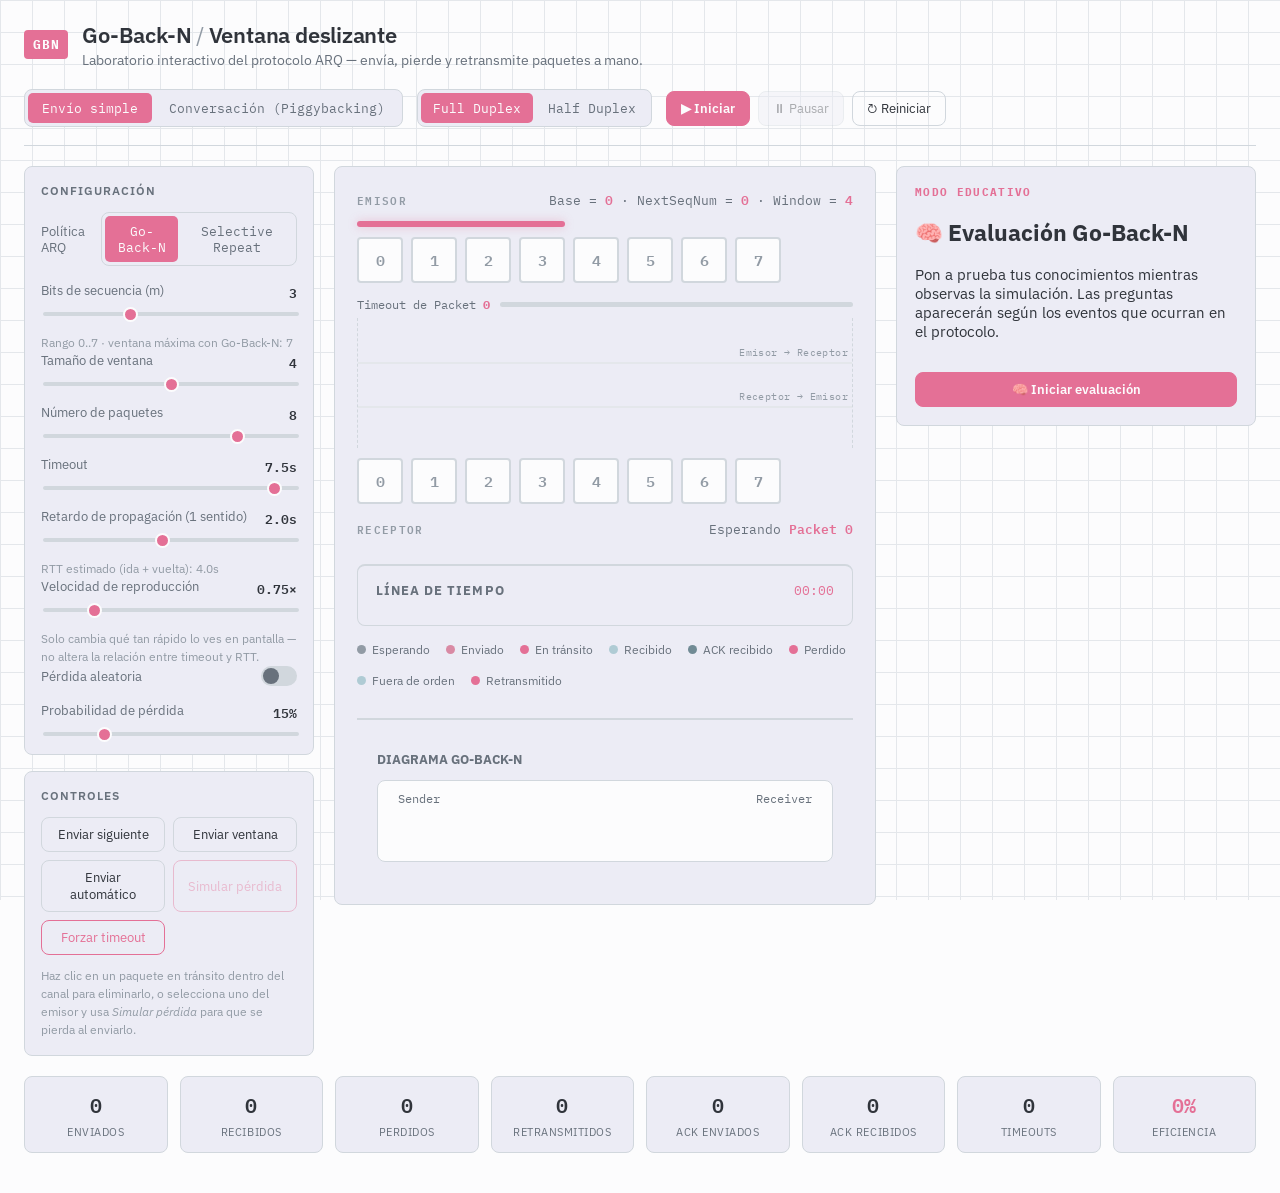
<file: index.html>
<!DOCTYPE html>
<html lang="es">
<head>
<meta charset="UTF-8" />
<meta name="viewport" content="width=device-width, initial-scale=1.0" />
<title>Go-Back-N · Simulador de ventana deslizante</title>
<link rel="preconnect" href="https://fonts.googleapis.com">
<link href="https://fonts.googleapis.com/css2?family=IBM+Plex+Mono:wght@400;500;600;700&family=IBM+Plex+Sans:wght@400;500;600;700&display=swap" rel="stylesheet">
<link rel="stylesheet" href="css/styles.css" />
</head>
<body>

<div class="app">

  <!-- ============ HEADER ============ -->
  <header class="topbar">
    <div class="topbar__brand">
      <span class="topbar__mark">GBN</span>
      <div class="topbar__titles">
        <h1>Go-Back-N <span class="topbar__divider">/</span> Ventana deslizante</h1>
        <p>Laboratorio interactivo del protocolo ARQ — envía, pierde y retransmite paquetes a mano.</p>
      </div>
    </div>

    <div class="topbar__transport">
      <nav class="mode-tabs" aria-label="Modo del simulador">
        <a class="mode-tabs__link is-active" href="index.html">Envío simple</a>
        <a class="mode-tabs__link" href="piggyback.html">Conversación (Piggybacking)</a>
      </nav>
      <div class="duplex-toggle" role="group" aria-label="Modo de comunicación">
        <button class="duplex-toggle__btn is-active" data-mode="full" id="modeFullBtn">Full Duplex</button>
        <button class="duplex-toggle__btn" data-mode="half" id="modeHalfBtn">Half Duplex</button>
      </div>
      <div class="transport-controls">
        <button class="btn btn--primary" id="startBtn" title="Iniciar / reanudar">▶ Iniciar</button>
        <button class="btn" id="pauseBtn" title="Pausar">⏸ Pausar</button>
        <button class="btn btn--ghost" id="resetBtn" title="Reiniciar todo">↻ Reiniciar</button>
      </div>
    </div>
  </header>

  <div class="layout">

    <!-- ============ SIDEBAR: CONFIG ============ -->
    <aside class="sidebar">
      <section class="panel">
        <h2 class="panel__title">Configuración</h2>

        <label class="field field--row">
          <span class="field__label">Política ARQ</span>
          <div class="duplex-toggle" role="group" aria-label="Política de retransmisión">
            <button class="duplex-toggle__btn is-active" data-policy="gbn" id="policyGbnBtn">Go-Back-N</button>
            <button class="duplex-toggle__btn" data-policy="sr" id="policySrBtn">Selective Repeat</button>
          </div>
        </label>

        <label class="field">
          <span class="field__label">Bits de secuencia (m) <b id="sequenceBitsVal">3</b></span>
          <input type="range" id="sequenceBitsInput" min="2" max="5" step="1" value="3" />
        </label>
        <p class="hint" id="windowLimitHint">Rango 0..7 · ventana máxima con Go-Back-N: 7</p>

        <label class="field">
          <span class="field__label">Tamaño de ventana <b id="windowSizeVal">4</b></span>
          <input type="range" id="windowSizeInput" min="1" max="10" step="1" value="4" />
        </label>

        <label class="field">
          <span class="field__label">Número de paquetes <b id="packetCountVal">8</b></span>
          <input type="range" id="packetCountInput" min="1" max="10" step="1" value="8" />
        </label>

        <label class="field">
          <span class="field__label">Timeout <b id="timeoutVal">7.5s</b></span>
<input type="range" id="timeoutInput" min="1000" max="8000" step="250" value="7500" />
          </label>

        <label class="field">
          <span class="field__label">Retardo de propagación (1 sentido) <b id="propDelayVal">2.0s</b></span>
          <input type="range" id="propDelayInput" min="250" max="4000" step="250" value="2000" />
        </label>
        <p class="hint" id="rttHint">RTT estimado (ida + vuelta): 4.0s</p>

        <label class="field">
          <span class="field__label">Velocidad de reproducción <b id="speedVal">0.75×</b></span>
<input type="range" id="speedInput" min="0.25" max="3" step="0.25" value="0.75" />
        </label>
        <p class="hint">Solo cambia qué tan rápido lo ves en pantalla — no altera la relación entre timeout y RTT.</p>

        <label class="field field--switch">
          <span class="field__label">Pérdida aleatoria</span>
          <input type="checkbox" id="randomLossInput" />
          <span class="switch" aria-hidden="true"></span>
        </label>

        <label class="field" id="randomLossRateField" hidden>
          <span class="field__label">Probabilidad de pérdida <b id="randomLossRateVal">15%</b></span>
          <input type="range" id="randomLossRateInput" min="5" max="50" step="5" value="15" />
        </label>
      </section>

      <section class="panel">
        <h2 class="panel__title">Controles</h2>
        <div class="control-grid">
          <button class="btn" id="sendNextBtn">Enviar siguiente</button>
          <button class="btn" id="sendWindowBtn">Enviar ventana</button>
          <button class="btn btn--toggle" id="autoSendBtn">Enviar automático</button>
          <button class="btn btn--warn" id="loseSelectedBtn" disabled>Simular pérdida</button>
          <button class="btn btn--danger" id="forceTimeoutBtn">Forzar timeout</button>
        </div>
        <p class="hint">Haz clic en un paquete en tránsito dentro del canal para eliminarlo, o selecciona uno del emisor y usa <em>Simular pérdida</em> para que se pierda al enviarlo.</p>
      </section>

      <section class="panel packet-detail" id="packetDetail" hidden>
        <h2 class="panel__title">Packet <span id="pdSeq">–</span></h2>
        <dl class="packet-detail__list">
          <div><dt>Sequence Number</dt><dd id="pdSeqNum">–</dd></div>
          <div><dt>Status</dt><dd id="pdStatus">–</dd></div>
          <div><dt>En ventana</dt><dd id="pdWindow">–</dd></div>
          <div><dt>Intentos de transmisión</dt><dd id="pdAttempts">–</dd></div>
          <div><dt>ACK</dt><dd id="pdAck">–</dd></div>
        </dl>
      </section>
    </aside>

    <!-- ============ MAIN: SIMULATION STAGE ============ -->
    <main class="stage">

      <section class="node node--sender">
        <div class="node__label">
          <span class="node__tag">EMISOR</span>
          <span class="node__meta">Base = <b id="baseVal">0</b> · NextSeqNum = <b id="nextSeqVal">0</b> · Window = <b id="windowValLabel">4</b></span>
        </div>
        <div class="window-frame" id="windowFrame"></div>
        <div class="packet-track" id="senderTrack" aria-label="Paquetes del emisor"></div>
        <div class="timer-bar" id="timerBar" hidden>
          <span class="timer-bar__label">Timeout de Packet <b id="timerBaseSeq">0</b><span id="timerPolicyTag"></span></span>
          <div class="timer-bar__track"><div class="timer-bar__fill" id="timerFill"></div></div>
        </div>
      </section>

      <section class="channel" id="channel" aria-label="Canal de comunicación">
        <div class="channel__rail channel__rail--down">
          <span class="channel__rail-label">Emisor → Receptor</span>
        </div>
        <div class="channel__rail channel__rail--up">
          <span class="channel__rail-label">Receptor → Emisor</span>
        </div>
      </section>

      <section class="node node--receiver">
        <div class="packet-track" id="receiverTrack" aria-label="Paquetes del receptor"></div>
        <div class="node__label node__label--bottom">
          <span class="node__tag">RECEPTOR</span>
          <span class="node__meta">Esperando <b id="expectedVal">Packet 0</b></span>
        </div>
      </section>


       <!-- ============ TIMELINE ============ -->
  <section class="timeline" aria-label="Línea de tiempo de eventos">
    <div class="timeline__header">
      <h2>Línea de tiempo</h2>
      <span class="timeline__clock" id="clockDisplay">00:00</span>
    </div>
    <ol class="timeline__list" id="timelineList"></ol>
  </section>

  <footer class="legend" aria-label="Leyenda de estados">
    <span class="legend__item"><i class="dot dot--waiting"></i>Esperando</span>
    <span class="legend__item"><i class="dot dot--sent"></i>Enviado</span>
    <span class="legend__item"><i class="dot dot--transit"></i>En tránsito</span>
    <span class="legend__item"><i class="dot dot--received"></i>Recibido</span>
    <span class="legend__item"><i class="dot dot--acked"></i>ACK recibido</span>
    <span class="legend__item"><i class="dot dot--lost"></i>Perdido</span>
    <span class="legend__item"><i class="dot dot--outoforder"></i>Fuera de orden</span>
    <span class="legend__item"><i class="dot dot--retransmitted"></i>Retransmitido</span>
  </footer>

  <!-- ============ DIAGRAMA GBN (NUEVO) ============ -->
<section class="gbn-diagram">
  <h2 class="gbn-diagram__title">Diagrama Go-Back-N</h2>

  <div class="gbn-diagram__container">
    <div class="gbn-diagram__sender">Sender</div>
    <div class="gbn-diagram__receiver">Receiver</div>

    <svg id="gbnSvg" class="gbn-diagram__svg"></svg>
  </div>
  
</section>



    </main>

     <!-- ============ EVALUACIÓN ============ -->
<section class="evaluation-panel" id="evaluationPanel" hidden>
</section>

<section class="evaluation-start" id="evaluationStart">
  <div>
    <span class="evaluation-start__eyebrow">MODO EDUCATIVO</span>
    <h2>🧠 Evaluación Go-Back-N</h2>

    <p>
      Pon a prueba tus conocimientos mientras observas la simulación.
      Las preguntas aparecerán según los eventos que ocurran en el protocolo.
    </p>
  </div>

  <button
    class="btn btn--primary"
    id="startEvaluationBtn"
  >
    🧠 Iniciar evaluación
  </button>
</section>

  </div>

  <!-- ============ STATS STRIP ============ -->
  <section class="stats" aria-label="Estadísticas">
    <div class="stat"><span class="stat__value" id="statSent">0</span><span class="stat__label">Enviados</span></div>
    <div class="stat"><span class="stat__value" id="statReceived">0</span><span class="stat__label">Recibidos</span></div>
    <div class="stat"><span class="stat__value" id="statLost">0</span><span class="stat__label">Perdidos</span></div>
    <div class="stat"><span class="stat__value" id="statRetransmitted">0</span><span class="stat__label">Retransmitidos</span></div>
    <div class="stat"><span class="stat__value" id="statAcksSent">0</span><span class="stat__label">ACK enviados</span></div>
    <div class="stat"><span class="stat__value" id="statAcksReceived">0</span><span class="stat__label">ACK recibidos</span></div>
    <div class="stat"><span class="stat__value" id="statTimeouts">0</span><span class="stat__label">Timeouts</span></div>
    <div class="stat stat--accent"><span class="stat__value" id="statEfficiency">0%</span><span class="stat__label">Eficiencia</span></div>
  </section>


 
 

  
</div>

<script type="module" src="js/main.js"></script>
</body>
</html>
</file>
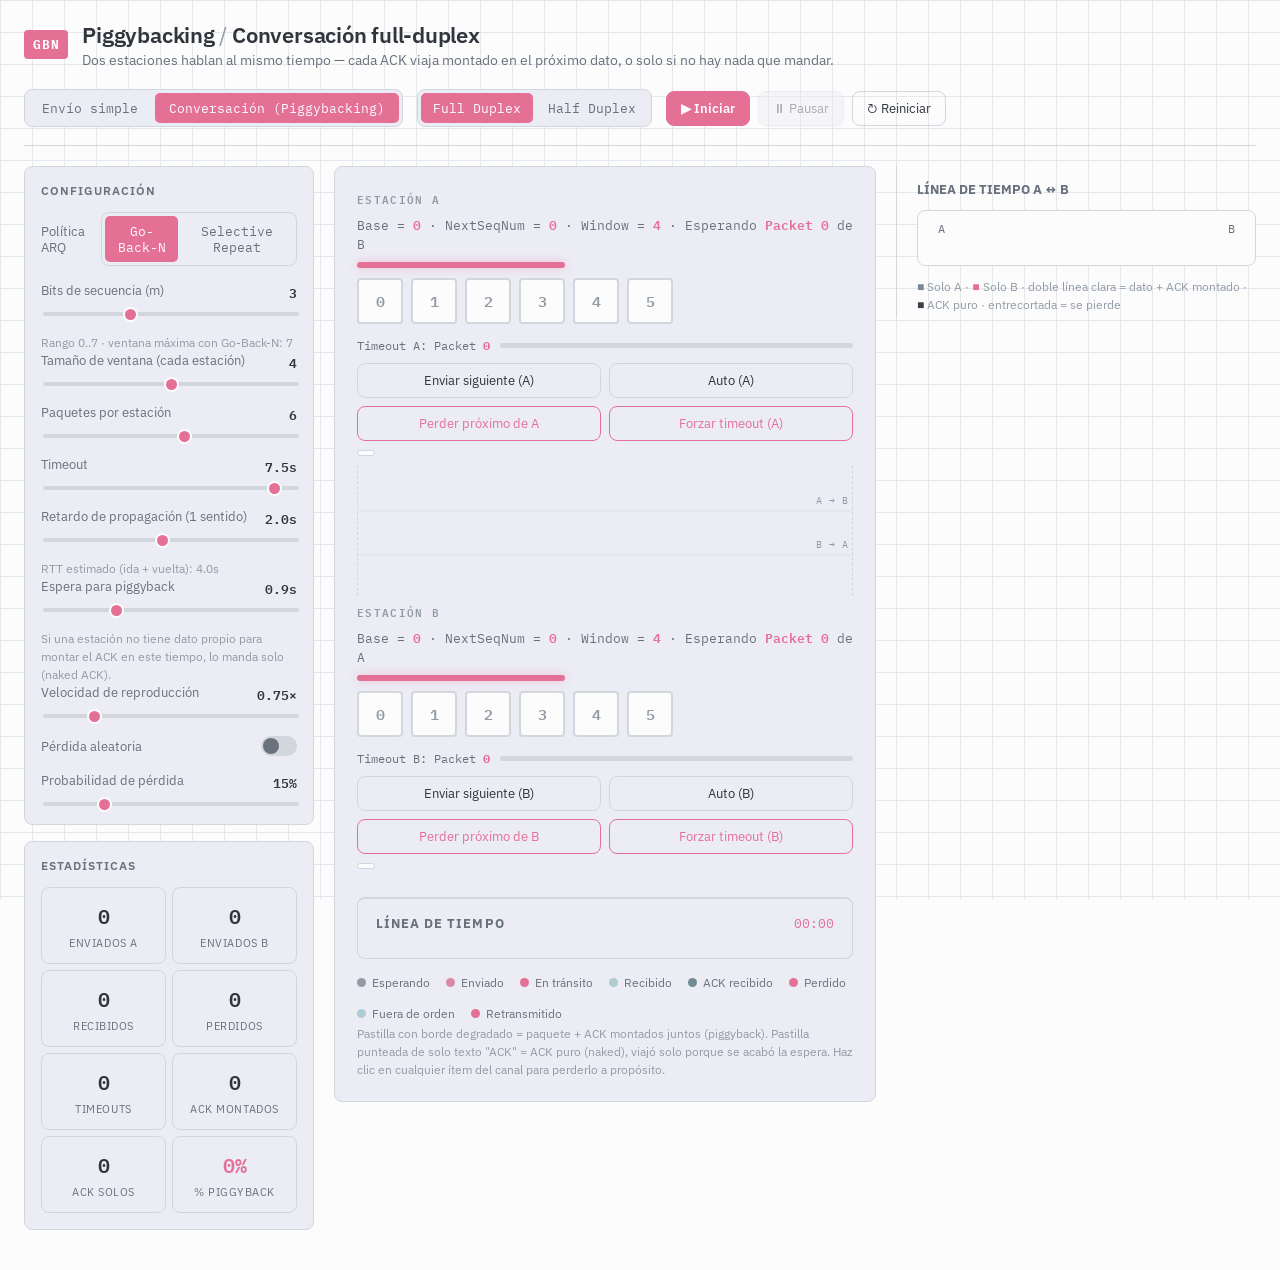
<file: piggyback.html>
<!DOCTYPE html>
<html lang="es">
<head>
<meta charset="UTF-8" />
<meta name="viewport" content="width=device-width, initial-scale=1.0" />
<title>Piggybacking · Conversación full-duplex</title>
<link rel="preconnect" href="https://fonts.googleapis.com">
<link href="https://fonts.googleapis.com/css2?family=IBM+Plex+Mono:wght@400;500;600;700&family=IBM+Plex+Sans:wght@400;500;600;700&display=swap" rel="stylesheet">
<link rel="stylesheet" href="css/styles.css" />
</head>
<body>

<div class="app">

  <!-- ============ HEADER ============ -->
  <header class="topbar">
    <div class="topbar__brand">
      <span class="topbar__mark">GBN</span>
      <div class="topbar__titles">
        <h1>Piggybacking <span class="topbar__divider">/</span> Conversación full-duplex</h1>
        <p>Dos estaciones hablan al mismo tiempo — cada ACK viaja montado en el próximo dato, o solo si no hay nada que mandar.</p>
      </div>
    </div>

    <div class="topbar__transport">
      <nav class="mode-tabs" aria-label="Modo del simulador">
        <a class="mode-tabs__link" href="index.html">Envío simple</a>
        <a class="mode-tabs__link is-active" href="piggyback.html">Conversación (Piggybacking)</a>
      </nav>
      <div class="duplex-toggle" role="group" aria-label="Modo de comunicación">
        <button class="duplex-toggle__btn is-active" data-mode="full" id="modeFullBtn">Full Duplex</button>
        <button class="duplex-toggle__btn" data-mode="half" id="modeHalfBtn">Half Duplex</button>
      </div>
      <div class="transport-controls">
        <button class="btn btn--primary" id="startBtn" title="Iniciar / reanudar">▶ Iniciar</button>
        <button class="btn" id="pauseBtn" title="Pausar">⏸ Pausar</button>
        <button class="btn btn--ghost" id="resetBtn" title="Reiniciar todo">↻ Reiniciar</button>
      </div>
    </div>
  </header>

  <div class="layout">

    <!-- ============ SIDEBAR: CONFIG ============ -->
    <aside class="sidebar">
      <section class="panel">
        <h2 class="panel__title">Configuración</h2>

        <label class="field field--row">
          <span class="field__label">Política ARQ</span>
          <div class="duplex-toggle" role="group" aria-label="Política de retransmisión">
            <button class="duplex-toggle__btn is-active" data-policy="gbn" id="policyGbnBtn">Go-Back-N</button>
            <button class="duplex-toggle__btn" data-policy="sr" id="policySrBtn">Selective Repeat</button>
          </div>
        </label>

        <label class="field">
          <span class="field__label">Bits de secuencia (m) <b id="sequenceBitsVal">3</b></span>
          <input type="range" id="sequenceBitsInput" min="2" max="5" step="1" value="3" />
        </label>
        <p class="hint" id="windowLimitHint">Rango 0..7 · ventana máxima con Go-Back-N: 7</p>

        <label class="field">
          <span class="field__label">Tamaño de ventana (cada estación) <b id="windowSizeVal">4</b></span>
          <input type="range" id="windowSizeInput" min="1" max="10" step="1" value="4" />
        </label>

        <label class="field">
          <span class="field__label">Paquetes por estación <b id="packetCountVal">6</b></span>
          <input type="range" id="packetCountInput" min="1" max="10" step="1" value="6" />
        </label>

        <label class="field">
          <span class="field__label">Timeout <b id="timeoutVal">7.5s</b></span>
          <input type="range" id="timeoutInput" min="1000" max="8000" step="250" value="7500" />
        </label>

        <label class="field">
          <span class="field__label">Retardo de propagación (1 sentido) <b id="propDelayVal">2.0s</b></span>
          <input type="range" id="propDelayInput" min="250" max="4000" step="250" value="2000" />
        </label>
        <p class="hint" id="rttHint">RTT estimado (ida + vuelta): 4.0s</p>

        <label class="field">
          <span class="field__label">Espera para piggyback <b id="ackHoldVal">0.9s</b></span>
          <input type="range" id="ackHoldInput" min="100" max="3000" step="100" value="900" />
        </label>
        <p class="hint">Si una estación no tiene dato propio para montar el ACK en este tiempo, lo manda solo (naked ACK).</p>

        <label class="field">
          <span class="field__label">Velocidad de reproducción <b id="speedVal">0.75×</b></span>
          <input type="range" id="speedInput" min="0.25" max="3" step="0.25" value="0.75" />
        </label>

        <label class="field field--switch">
          <span class="field__label">Pérdida aleatoria</span>
          <input type="checkbox" id="randomLossInput" />
          <span class="switch" aria-hidden="true"></span>
        </label>

        <label class="field" id="randomLossRateField" hidden>
          <span class="field__label">Probabilidad de pérdida <b id="randomLossRateVal">15%</b></span>
          <input type="range" id="randomLossRateInput" min="5" max="50" step="5" value="15" />
        </label>
      </section>

      <section class="panel">
        <h2 class="panel__title">Estadísticas</h2>
        <div class="control-grid" style="grid-template-columns: 1fr 1fr; gap: 6px;">
          <div class="stat"><span class="stat__value" id="statSentA">0</span><span class="stat__label">Enviados A</span></div>
          <div class="stat"><span class="stat__value" id="statSentB">0</span><span class="stat__label">Enviados B</span></div>
          <div class="stat"><span class="stat__value" id="statReceived">0</span><span class="stat__label">Recibidos</span></div>
          <div class="stat"><span class="stat__value" id="statLost">0</span><span class="stat__label">Perdidos</span></div>
          <div class="stat"><span class="stat__value" id="statTimeouts">0</span><span class="stat__label">Timeouts</span></div>
          <div class="stat"><span class="stat__value" id="statAcksPiggybacked">0</span><span class="stat__label">ACK montados</span></div>
          <div class="stat"><span class="stat__value" id="statAcksNaked">0</span><span class="stat__label">ACK solos</span></div>
          <div class="stat stat--accent"><span class="stat__value" id="statPiggybackRate">0%</span><span class="stat__label">% piggyback</span></div>
        </div>
      </section>
    </aside>

    <!-- ============ MAIN: SIMULATION STAGE ============ -->
    <main class="stage">

      <!-- ============ ESTACIÓN A ============ -->
      <section class="node station-panel">
        <div class="node__label">
          <span class="node__tag">ESTACIÓN A</span>
          <span class="node__meta">
            Base = <b id="baseValA">0</b> · NextSeqNum = <b id="nextSeqValA">0</b> · Window = <b id="windowValA">4</b>
            · Esperando <b id="expectedValA">Packet 0</b> de B
          </span>
        </div>
        <div class="window-frame" id="windowFrameA"></div>
        <div class="packet-track" id="trackA" aria-label="Paquetes salientes de A"></div>
        <div class="timer-bar" id="timerBarA" hidden>
          <span class="timer-bar__label">Timeout A: Packet <b id="timerSeqA">0</b></span>
          <div class="timer-bar__track"><div class="timer-bar__fill" id="timerFillA"></div></div>
        </div>
        <div class="control-grid" style="margin-top: 10px;">
          <button class="btn" id="sendNextABtn">Enviar siguiente (A)</button>
          <button class="btn btn--toggle" id="autoSendABtn">Auto (A)</button>
          <button class="btn btn--warn" id="loseNextABtn">Perder próximo de A</button>
          <button class="btn btn--danger" id="forceTimeoutABtn">Forzar timeout (A)</button>
        </div>
        <span class="ack-badge" id="ackBadgeA" hidden></span>
      </section>

      <!-- ============ CANAL DÚPLEX ============ -->
      <section class="channel" id="channel" aria-label="Canal de comunicación">
        <div class="channel__rail channel__rail--down">
          <span class="channel__rail-label">A → B</span>
        </div>
        <div class="channel__rail channel__rail--up">
          <span class="channel__rail-label">B → A</span>
        </div>
      </section>

      <!-- ============ ESTACIÓN B ============ -->
      <section class="node station-panel">
        <div class="node__label">
          <span class="node__tag">ESTACIÓN B</span>
          <span class="node__meta">
            Base = <b id="baseValB">0</b> · NextSeqNum = <b id="nextSeqValB">0</b> · Window = <b id="windowValB">4</b>
            · Esperando <b id="expectedValB">Packet 0</b> de A
          </span>
        </div>
        <div class="window-frame" id="windowFrameB"></div>
        <div class="packet-track" id="trackB" aria-label="Paquetes salientes de B"></div>
        <div class="timer-bar" id="timerBarB" hidden>
          <span class="timer-bar__label">Timeout B: Packet <b id="timerSeqB">0</b></span>
          <div class="timer-bar__track"><div class="timer-bar__fill" id="timerFillB"></div></div>
        </div>
        <div class="control-grid" style="margin-top: 10px;">
          <button class="btn" id="sendNextBBtn">Enviar siguiente (B)</button>
          <button class="btn btn--toggle" id="autoSendBBtn">Auto (B)</button>
          <button class="btn btn--warn" id="loseNextBBtn">Perder próximo de B</button>
          <button class="btn btn--danger" id="forceTimeoutBBtn">Forzar timeout (B)</button>
        </div>
        <span class="ack-badge" id="ackBadgeB" hidden></span>
      </section>

      <!-- ============ TIMELINE ============ -->
      <section class="timeline" aria-label="Línea de tiempo de eventos">
        <div class="timeline__header">
          <h2>Línea de tiempo</h2>
          <span class="timeline__clock" id="clockDisplay">00:00</span>
        </div>
        <ol class="timeline__list" id="timelineList"></ol>
      </section>

      <footer class="legend" aria-label="Leyenda de estados">
        <span class="legend__item"><i class="dot dot--waiting"></i>Esperando</span>
        <span class="legend__item"><i class="dot dot--sent"></i>Enviado</span>
        <span class="legend__item"><i class="dot dot--transit"></i>En tránsito</span>
        <span class="legend__item"><i class="dot dot--received"></i>Recibido</span>
        <span class="legend__item"><i class="dot dot--acked"></i>ACK recibido</span>
        <span class="legend__item"><i class="dot dot--lost"></i>Perdido</span>
        <span class="legend__item"><i class="dot dot--outoforder"></i>Fuera de orden</span>
        <span class="legend__item"><i class="dot dot--retransmitted"></i>Retransmitido</span>
      </footer>

      <p class="hint" style="margin-top: 4px;">
        Pastilla con borde degradado = paquete + ACK montados juntos (piggyback). Pastilla punteada de solo texto "ACK" = ACK puro (naked), viajó solo porque se acabó la espera. Haz clic en cualquier ítem del canal para perderlo a propósito.
      </p>

    </main>

    <!-- ============ DIAGRAMA EN TIEMPO REAL (tercera columna) ============ -->
    <aside class="gbn-diagram gbn-diagram--sidebar">
      <h2 class="gbn-diagram__title">Línea de tiempo A ↔ B</h2>
      <div class="gbn-diagram__container">
        <span class="gbn-diagram__sender">A</span>
        <span class="gbn-diagram__receiver">B</span>
        <svg id="pbSvg" class="gbn-diagram__svg"></svg>
      </div>
      <p class="hint">
        <span style="color:var(--diagram-gray)">■</span> Solo A ·
        <span style="color:var(--accent-teal)">■</span> Solo B ·
        doble línea clara = dato + ACK montado ·
        <span style="color:var(--diagram-dark)">■</span> ACK puro ·
        entrecortada = se pierde
      </p>
    </aside>

  </div>

</div>

<script type="module" src="js/piggyback-main.js"></script>
</body>
</html>
</file>
<file: css/styles.css>
/* ===========================================================
   Go-Back-N Simulator
   Visual identity — new color palette

   #FCFCFD  → Background
   #ECECF5  → Panels / raised elements
   #E47096  → Primary accent
   #D4E6EB  → Secondary accent / soft states
   #D1D7DD  → Borders / separators
   =========================================================== */

:root {
  /* Main palette */
  --bg: #FCFCFD;
  --bg-raised: #ECECF5;
  --bg-raised-2: #D4E6EB;
  --grid-line: #D1D7DD;
  --grid-line-soft: #E4E7EB;

  /* Text */
  --text-primary: #30343B;
  --text-muted: #68717C;
  --text-faint: #929BA5;

  /* Main accent */
  --accent-teal: #E47096;
  --accent-teal-dim: #D98AA4;

  /* Secondary states */
  --accent-amber: #D4E6EB;
  --accent-red: #E47096;
  --accent-green: #D4E6EB;
  --accent-violet: #D1D7DD;

  /* Evaluation aliases */
  --accent: #E47096;
  --panel: #ECECF5;
  --border: #D1D7DD;
  --muted: #68717C;

  --radius-sm: 4px;
  --radius-md: 8px;

  /* Diagrama de piggybacking: A = gris, B = rosado (el mismo accent-teal
     de siempre), versiones claras para cuando van combinados (dato+ACK),
     y un tono oscuro neutro para el ACK puro (sin importar de quién es). */
  --diagram-gray: #7C8794;
  --diagram-gray-light: #CBD2D9;
  --diagram-pink-light: #F3C3D3;
  --diagram-dark: #3A4149;

  --font-mono: 'IBM Plex Mono', ui-monospace, monospace;
  --font-sans: 'IBM Plex Sans', -apple-system, BlinkMacSystemFont, sans-serif;
}


/* ===========================================================
   RESET
   =========================================================== */

* {
  box-sizing: border-box;
}

html,
body {
  margin: 0;
  padding: 0;
  background: var(--bg);
  color: var(--text-primary);
  font-family: var(--font-sans);
  font-size: 15px;
}

body {
  background-image:
    linear-gradient(var(--grid-line-soft) 1px, transparent 1px),
    linear-gradient(90deg, var(--grid-line-soft) 1px, transparent 1px);
  background-size: 32px 32px;
  background-attachment: fixed;
}

::selection {
  background: var(--accent-teal-dim);
  color: var(--bg);
}

a {
  color: var(--accent-teal);
}

button {
  font-family: inherit;
}


/* ===========================================================
   APP
   =========================================================== */

.app {
  max-width: 1400px;
  margin: 0 auto;
  padding: 20px 24px 40px;
}


/* ===========================================================
   HEADER
   =========================================================== */

.topbar {
  display: flex;
  flex-wrap: wrap;
  gap: 20px;
  justify-content: space-between;
  align-items: flex-end;
  padding-bottom: 18px;
  border-bottom: 1px solid var(--grid-line);
  margin-bottom: 20px;
}

.topbar__brand {
  display: flex;
  gap: 14px;
  align-items: center;
}

.topbar__mark {
  font-family: var(--font-mono);
  font-weight: 700;
  font-size: 13px;
  letter-spacing: 0.06em;
  color: var(--bg);
  background: var(--accent-teal);
  padding: 6px 9px;
  border-radius: var(--radius-sm);
}

.topbar__titles h1 {
  font-size: 22px;
  font-weight: 600;
  margin: 0 0 2px;
  letter-spacing: -0.01em;
}

.topbar__divider {
  color: var(--text-faint);
  font-weight: 400;
}

.topbar__titles p {
  margin: 0;
  color: var(--text-muted);
  font-size: 13.5px;
}

.topbar__transport {
  display: flex;
  gap: 14px;
  align-items: center;
  flex-wrap: wrap;
}


/* ===========================================================
   DUPLEX TOGGLE
   =========================================================== */

.duplex-toggle {
  display: inline-flex;
  background: var(--bg-raised);
  border: 1px solid var(--grid-line);
  border-radius: var(--radius-md);
  padding: 3px;
  gap: 3px;
}

.duplex-toggle__btn {
  border: none;
  background: transparent;
  color: var(--text-muted);
  font-family: var(--font-mono);
  font-size: 12.5px;
  padding: 7px 12px;
  border-radius: 5px;
  cursor: pointer;
  transition: background 0.15s, color 0.15s;
}

.duplex-toggle__btn.is-active {
  background: var(--accent-teal);
  color: var(--bg);
}

.transport-controls {
  display: flex;
  gap: 8px;
}


/* ===========================================================
   BUTTONS
   =========================================================== */

.btn {
  border: 1px solid var(--grid-line);
  background: var(--bg-raised);
  color: var(--text-primary);
  padding: 8px 14px;
  border-radius: var(--radius-md);
  font-size: 13px;
  cursor: pointer;
  transition:
    border-color 0.15s,
    transform 0.1s,
    background 0.15s,
    color 0.15s;
}

.btn:hover {
  border-color: var(--accent-teal);
}

.btn:active {
  transform: translateY(1px);
}

.btn:disabled {
  opacity: 0.4;
  cursor: not-allowed;
}

.btn--primary {
  background: var(--accent-teal);
  color: var(--bg);
  border-color: var(--accent-teal);
  font-weight: 600;
}

.btn--primary:hover {
  background: #d9638b;
  border-color: #d9638b;
}

.btn--ghost {
  background: transparent;
}

.btn--warn {
  border-color: var(--accent-teal);
  color: var(--accent-teal);
  background: transparent;
}

.btn--warn:hover {
  background: rgba(228, 112, 150, 0.10);
}

.btn--danger {
  border-color: var(--accent-teal);
  color: var(--accent-teal);
  background: transparent;
}

.btn--danger:hover {
  background: rgba(228, 112, 150, 0.10);
}

.btn--toggle.is-on {
  background: var(--bg-raised-2);
  border-color: var(--accent-teal);
  color: var(--accent-teal);
}


/* ===========================================================
   LAYOUT
   =========================================================== */

.layout {
  display: grid;
  grid-template-columns: 290px 1fr 360px;
  gap: 20px;
  align-items: start;
}

.sidebar {
  display: flex;
  flex-direction: column;
  gap: 16px;
  position: sticky;
  top: 20px;
}


/* ===========================================================
   PANELS
   =========================================================== */

.panel {
  background: var(--bg-raised);
  border: 1px solid var(--grid-line);
  border-radius: var(--radius-md);
  padding: 16px;
}

.panel__title {
  font-size: 12px;
  text-transform: uppercase;
  letter-spacing: 0.08em;
  color: var(--text-muted);
  font-weight: 600;
  margin: 0 0 14px;
}


/* ===========================================================
   FIELDS
   =========================================================== */

.field {
  display: flex;
  flex-direction: column;
  gap: 6px;
  margin-bottom: 16px;
}

.field:last-child {
  margin-bottom: 0;
}

.field__label {
  font-size: 12.5px;
  color: var(--text-muted);
  display: flex;
  justify-content: space-between;
}

.field__label b {
  color: var(--text-primary);
  font-family: var(--font-mono);
  font-weight: 600;
}


/* ===========================================================
   RANGE
   =========================================================== */

input[type="range"] {
  -webkit-appearance: none;
  width: 100%;
  height: 4px;
  background: var(--grid-line);
  border-radius: 2px;
  outline: none;
}

input[type="range"]::-webkit-slider-thumb {
  -webkit-appearance: none;
  width: 15px;
  height: 15px;
  border-radius: 50%;
  background: var(--accent-teal);
  border: 2px solid var(--bg);
  cursor: pointer;
}

input[type="range"]::-moz-range-thumb {
  width: 13px;
  height: 13px;
  border-radius: 50%;
  background: var(--accent-teal);
  border: 2px solid var(--bg);
  cursor: pointer;
}


/* ===========================================================
   SWITCH
   =========================================================== */

.field--switch {
  flex-direction: row;
  align-items: center;
  justify-content: space-between;
}

.field--row {
  flex-direction: row;
  align-items: center;
  justify-content: space-between;
}

.field--row .field__label {
  margin: 0;
}

.field--switch input[type="checkbox"] {
  position: absolute;
  opacity: 0;
  width: 0;
  height: 0;
}

.switch {
  width: 36px;
  height: 20px;
  background: var(--grid-line);
  border-radius: 10px;
  position: relative;
  transition: background 0.15s;
  cursor: pointer;
  flex-shrink: 0;
}

.switch::after {
  content: "";
  position: absolute;
  top: 2px;
  left: 2px;
  width: 16px;
  height: 16px;
  background: var(--text-muted);
  border-radius: 50%;
  transition:
    transform 0.15s,
    background 0.15s;
}

input:checked + .switch {
  background: var(--accent-teal-dim);
}

input:checked + .switch::after {
  transform: translateX(16px);
  background: var(--accent-teal);
}

.control-grid {
  display: grid;
  grid-template-columns: 1fr 1fr;
  gap: 8px;
}

.control-grid .btn {
  width: 100%;
}

.hint {
  font-size: 12px;
  color: var(--text-faint);
  line-height: 1.5;
  margin: 12px 0 0;
}

.hint--warn {
  color: var(--accent-teal);
  font-weight: 600;
}


/* ===========================================================
   PACKET DETAIL
   =========================================================== */

.packet-detail__list {
  display: flex;
  flex-direction: column;
  gap: 8px;
  margin: 0;
}

.packet-detail__list div {
  display: flex;
  justify-content: space-between;
  font-size: 12.5px;
}

.packet-detail__list dt {
  color: var(--text-muted);
  margin: 0;
}

.packet-detail__list dd {
  margin: 0;
  font-family: var(--font-mono);
  color: var(--text-primary);
}


/* ===========================================================
   STAGE
   =========================================================== */

.stage {
  background: var(--bg-raised);
  border: 1px solid var(--grid-line);
  border-radius: var(--radius-md);
  padding: 22px;
  display: flex;
  flex-direction: column;
  gap: 0;
}


/* ===========================================================
   NODES
   =========================================================== */

.node {
  position: relative;
}

.node__label {
  display: flex;
  justify-content: space-between;
  align-items: baseline;
  margin-bottom: 10px;
  flex-wrap: wrap;
  gap: 6px;
}

.node__label--bottom {
  margin-bottom: 0;
  margin-top: 10px;
}

.node__tag {
  font-family: var(--font-mono);
  font-size: 11px;
  font-weight: 600;
  letter-spacing: 0.12em;
  color: var(--text-faint);
}

.node__meta {
  font-size: 12.5px;
  color: var(--text-muted);
  font-family: var(--font-mono);
}

.node__meta b {
  color: var(--accent-teal);
  font-weight: 600;
}


/* ===========================================================
   WINDOW
   =========================================================== */

.window-frame {
  position: relative;
  height: 6px;
  margin-bottom: 6px;
}

.window-frame__bracket {
  position: absolute;
  top: 0;
  height: 6px;
  background: var(--accent-teal);
  border-radius: 3px;
  box-shadow: 0 0 10px rgba(228, 112, 150, 0.35);
  transition:
    left 0.35s ease,
    width 0.35s ease;
}


/* ===========================================================
   PACKETS
   =========================================================== */

.packet-track {
  display: flex;
  gap: 8px;
  padding: 4px 0;
}

.packet {
  width: 46px;
  height: 46px;
  border-radius: var(--radius-sm);
  border: 2px solid var(--grid-line);
  display: flex;
  align-items: center;
  justify-content: center;
  font-family: var(--font-mono);
  font-weight: 600;
  font-size: 15px;
  color: var(--text-faint);
  background: var(--bg);
  cursor: pointer;
  position: relative;
  transition:
    border-color 0.2s,
    color 0.2s,
    background 0.2s,
    transform 0.15s;
}

.packet:hover {
  transform: translateY(-2px);
}

.packet.is-selected {
  box-shadow: 0 0 0 2px var(--accent-teal);
}

.packet--waiting {
  color: var(--text-faint);
  border-color: var(--grid-line);
}

.packet--sent {
  color: var(--accent-teal);
  border-color: var(--accent-teal-dim);
}

.packet--in_transit {
  color: var(--accent-teal);
  border-color: var(--accent-teal);
  background: rgba(228, 112, 150, 0.08);
}

.packet--received {
  color: #4F737E;
  border-color: #8FB8C4;
  background: #D4E6EB;
}

.packet--acked {
  color: #FCFCFD;
  border-color: #6B7F89;
  background: #6B7F89;
}

.packet--lost {
  color: #C44770;
  border-color: #C44770;
  background: #F6D5DF;
  text-decoration: line-through;
}
.packet--out_of_order {
  color: #718B95;
  border-color: #AFCBD4;
  background: rgba(212, 230, 235, 0.25);
}

.packet--retransmitted {
  color: #B83E67;
  border-color: #E47096;
  background: #FBE8EE;
  border-style: dashed;
  border-width: 2px;
}

.packet__badge {
  position: absolute;
  top: -7px;
  right: -7px;
  font-size: 9px;
  font-family: var(--font-mono);
  background: var(--bg-raised-2);
  border: 1px solid var(--grid-line);
  border-radius: 8px;
  padding: 1px 4px;
  color: var(--text-muted);
}


/* ===========================================================
   TIMER
   =========================================================== */

.timer-bar {
  margin-top: 10px;
  display: flex;
  align-items: center;
  gap: 10px;
}

.timer-bar__label {
  font-size: 11.5px;
  color: var(--text-muted);
  font-family: var(--font-mono);
  white-space: nowrap;
}

.timer-bar__label b {
  color: var(--accent-teal);
}

.timer-bar__track {
  flex: 1;
  height: 5px;
  background: var(--grid-line);
  border-radius: 3px;
  overflow: hidden;
}

.timer-bar__fill {
  height: 100%;
  background: var(--accent-teal);
  width: 0%;
  transition: width 0.1s linear;
}


/* ===========================================================
   CHANNEL
   =========================================================== */

.channel {
  position: relative;
  height: 130px;
  margin: 6px 0;
  border-left: 1px dashed var(--grid-line);
  border-right: 1px dashed var(--grid-line);
}

.channel__rail {
  position: absolute;
  left: 0;
  right: 0;
  height: 2px;
  background: var(--grid-line-soft);
}

.channel__rail--down {
  top: 34%;
}

.channel__rail--up {
  top: 68%;
}

.channel__rail-label {
  position: absolute;
  right: 4px;
  top: -16px;
  font-size: 10px;
  font-family: var(--font-mono);
  color: var(--text-faint);
  letter-spacing: 0.04em;
}

.channel-item {
  position: absolute;
  transform: translate(-50%, -50%);
  font-family: var(--font-mono);
  font-size: 11.5px;
  font-weight: 600;
  padding: 5px 9px;
  border-radius: 12px;
  white-space: nowrap;
  pointer-events: auto;
  cursor: pointer;
  transition:
    opacity 0.25s,
    transform 0.25s;
  z-index: 3;
}

.channel-item--data {
  background: rgba(228, 112, 150, 0.12);
  border: 1.5px solid var(--accent-teal);
  color: var(--accent-teal);
}

.channel-item--ack {
  background: rgba(212, 230, 235, 0.45);
  border: 1.5px solid #AFCBD4;
  color: #5E7883;
}

/* Item combinado: lleva datos Y un ACK montado encima (piggyback). */
.channel-item--combined {
  background: linear-gradient(90deg, rgba(228, 112, 150, 0.14) 0%, rgba(212, 230, 235, 0.45) 100%);
  border: 1.5px solid var(--accent-teal);
  color: var(--text-primary);
  box-shadow: 0 0 0 2px rgba(175, 203, 212, 0.35);
}

.channel-item--naked-ack {
  background: rgba(212, 230, 235, 0.45);
  border: 1.5px dashed #AFCBD4;
  color: #5E7883;
}


/* ===========================================================
   MODE TABS (navegación entre pestañas: Envío simple / Piggybacking)
   =========================================================== */

.mode-tabs {
  display: inline-flex;
  background: var(--bg-raised);
  border: 1px solid var(--grid-line);
  border-radius: var(--radius-md);
  padding: 3px;
  gap: 3px;
}

.mode-tabs__link {
  border: none;
  background: transparent;
  color: var(--text-muted);
  font-family: var(--font-mono);
  font-size: 12.5px;
  padding: 7px 14px;
  border-radius: 5px;
  cursor: pointer;
  text-decoration: none;
  transition: background 0.15s, color 0.15s;
}

.mode-tabs__link.is-active {
  background: var(--accent-teal);
  color: var(--bg);
}

.mode-tabs__link:not(.is-active):hover {
  color: var(--text-primary);
}


/* ===========================================================
   PIGGYBACKING TAB — extras
   =========================================================== */

.station-panel {
  position: relative;
}

.ack-badge {
  display: inline-flex;
  align-items: center;
  gap: 5px;
  font-family: var(--font-mono);
  font-size: 11px;
  color: var(--text-muted);
  background: var(--bg);
  border: 1px solid var(--grid-line);
  border-radius: 10px;
  padding: 2px 8px;
}

.ack-badge--waiting {
  color: var(--accent-teal);
  border-color: var(--accent-teal-dim);
}

.channel-item--doomed {
  border-style: dashed;
}

.channel-item--vanishing {
  opacity: 0;
  transform: translate(-50%, -50%) scale(0.4);
}

.channel-item:hover {
  filter: brightness(0.96);
}


/* ===========================================================
   STATS
   =========================================================== */

.stats {
  margin-top: 20px;
  display: grid;
  grid-template-columns: repeat(8, 1fr);
  gap: 12px;
}

.stat {
  background: var(--bg-raised);
  border: 1px solid var(--grid-line);
  border-radius: var(--radius-md);
  padding: 12px 10px;
  text-align: center;
}

.stat__value {
  display: block;
  font-family: var(--font-mono);
  font-size: 20px;
  font-weight: 600;
}

.stat__label {
  font-size: 10.5px;
  color: var(--text-muted);
  text-transform: uppercase;
  letter-spacing: 0.05em;
}

.stat--accent .stat__value {
  color: var(--accent-teal);
}


/* ===========================================================
   TIMELINE
   =========================================================== */

.timeline {
  margin-top: 16px;
  background: var(--bg-raised);
  border: 1px solid var(--grid-line);
  border-radius: var(--radius-md);
  padding: 16px 18px;
}

.timeline__header {
  display: flex;
  justify-content: space-between;
  align-items: center;
  margin-bottom: 10px;
}

.timeline__header h2 {
  font-size: 13px;
  margin: 0;
  color: var(--text-muted);
  text-transform: uppercase;
  letter-spacing: 0.08em;
}

.timeline__clock {
  font-family: var(--font-mono);
  color: var(--accent-teal);
  font-size: 13px;
}

.timeline__list {
  list-style: none;
  margin: 0;
  padding: 0;
  max-height: 220px;
  overflow-y: auto;
  display: flex;
  flex-direction: column-reverse;
}

.timeline__list li {
  display: flex;
  gap: 10px;
  padding: 6px 4px;
  border-bottom: 1px solid var(--grid-line-soft);
  font-size: 12.5px;
  align-items: baseline;
}

.timeline__list li:first-child {
  border-bottom: none;
}

.timeline__time {
  font-family: var(--font-mono);
  color: var(--text-faint);
  flex-shrink: 0;
}

.timeline__type {
  font-family: var(--font-mono);
  font-size: 10px;
  text-transform: uppercase;
  padding: 1px 6px;
  border-radius: 3px;
  flex-shrink: 0;
  white-space: nowrap;
}

.timeline__desc {
  color: var(--text-primary);
}

.timeline__type--send,
.timeline__type--retransmit {
  background: rgba(228, 112, 150, 0.15);
  color: var(--accent-teal);
}

.timeline__type--receive {
  background: rgba(212, 230, 235, 0.5);
  color: #5E7883;
}

.timeline__type--ack-sent,
.timeline__type--ack-received {
  background: rgba(212, 230, 235, 0.5);
  color: #5E7883;
}

.timeline__type--loss {
  background: rgba(228, 112, 150, 0.15);
  color: var(--accent-teal);
}

.timeline__type--discard {
  background: rgba(209, 215, 221, 0.55);
  color: #68717C;
}

.timeline__type--timeout {
  background: rgba(228, 112, 150, 0.15);
  color: var(--accent-teal);
}

.timeline__type--info {
  background: var(--grid-line);
  color: var(--text-muted);
}


/* ===========================================================
   LEGEND
   =========================================================== */

.legend {
  margin-top: 16px;
  display: flex;
  flex-wrap: wrap;
  gap: 16px;
  font-size: 12px;
  color: var(--text-muted);
}

.legend__item {
  display: flex;
  align-items: center;
  gap: 6px;
}

.dot {
  width: 9px;
  height: 9px;
  border-radius: 50%;
  display: inline-block;
}

.dot--waiting {
  background: var(--text-faint);
}

.dot--sent {
  background: var(--accent-teal-dim);
}

.dot--transit {
  background: var(--accent-teal);
}

.dot--received {
  background: #AFCBD4;
}

.dot--acked {
  background: #718B95;
}

.dot--lost {
  background: var(--accent-teal);
}

.dot--outoforder {
  background: #AFCBD4;
}

.dot--retransmitted {
  background: var(--accent-teal);
}


/* ===========================================================
   EVALUACIÓN
   =========================================================== */

.evaluation-start {
  display: flex;
  align-items: center;
  justify-content: space-between;
  gap: 24px;
  padding: 22px 24px;
}

.evaluation-start[hidden],
.evaluation-panel[hidden] {
  display: none !important;
}

.evaluation-start__eyebrow,
.evaluation__eyebrow {
  display: block;
  margin-bottom: 6px;
  font-family: 'IBM Plex Mono', monospace;
  font-size: 11px;
  font-weight: 700;
  letter-spacing: 0.12em;
  color: var(--accent);
}

.evaluation-start,
.evaluation-panel {
  margin: 0;                 /* antes: 24px 20px 0 */
  border: 1px solid var(--border);
  background: var(--panel);
  border-radius: 8px;
}

.evaluation-start {
  display: flex;
  flex-direction: column;    /* antes: fila con space-between */
  align-items: stretch;
  gap: 16px;
  padding: 18px;             /* antes: 22px 24px */
}

.evaluation__header {
  display: flex;
  justify-content: space-between;
  align-items: flex-start;
  gap: 12px;
  margin-bottom: 16px;
}

.evaluation__header h2 {
  margin: 4px 0 0;
  font-size: 17px;
  line-height: 1.3;
}

.evaluation__score {
  flex-shrink: 0;
  min-width: 56px;
  padding: 6px 10px;
  border: 1px solid var(--border);
  border-radius: 6px;
  text-align: center;
}

.evaluation__score span {
  display: block;
  font-family: 'IBM Plex Mono', monospace;
  font-size: 9px;
  letter-spacing: 0.1em;
  color: var(--muted);
}

.evaluation__score strong {
  display: block;
  margin-top: 2px;
  font-family: 'IBM Plex Mono', monospace;
  font-size: 18px;
}

.evaluation__question {
  padding: 14px;
  border-left: 3px solid var(--accent);
  background: rgba(228, 112, 150, 0.06);
  font-size: 14.5px;
  line-height: 1.5;
  margin-bottom: 14px;
}

.evaluation__options {
  display: grid;
  grid-template-columns: 1fr;   /* antes: 1fr 1fr */
  gap: 8px;
}

.evaluation-option {
  display: flex;
  align-items: flex-start;
  gap: 12px;
  width: 100%;
  padding: 10px;
  font-size: 13.5px;
  border: 1px solid var(--border);
  border-radius: 8px;
  background: transparent;
  color: inherit;
  text-align: left;
  cursor: pointer;
  transition:
    border-color 0.15s ease,
    background 0.15s ease,
    transform 0.15s ease;
}

.evaluation-option:hover {
  border-color: var(--accent);
  background: rgba(228, 112, 150, 0.04);
  transform: translateY(-1px);
}

.evaluation-option.is-selected {
  border-color: var(--accent);
  background: rgba(228, 112, 150, 0.08);
}

.evaluation-option__letter {
  display: flex;
  align-items: center;
  justify-content: center;
  flex: 0 0 24px;
  height: 24px;
  font-size: 12px;
  border: 1px solid var(--border);
  border-radius: 4px;
  font-family: 'IBM Plex Mono', monospace;
  font-weight: 700;
}

.evaluation-option.is-selected .evaluation-option__letter {
  border-color: var(--accent);
  color: var(--accent);
}

.evaluation-option__text {
  line-height: 1.45;
}

.evaluation__actions {
  display: flex;
  justify-content: flex-end;
  align-items: center;
  gap: 16px;
  margin-top: 20px;
}

.evaluation-feedback {
  flex: 1;
  padding: 16px;
  border: 1px solid var(--border);
  border-radius: 6px;
}

.evaluation-feedback.is-correct {
  border-color: rgba(113, 139, 149, 0.6);
  background: rgba(212, 230, 235, 0.35);
}

.evaluation-feedback.is-wrong {
  border-color: rgba(228, 112, 150, 0.6);
  background: rgba(228, 112, 150, 0.06);
}

.evaluation-feedback__title {
  margin-bottom: 6px;
  font-weight: 700;
}

.evaluation-feedback p {
  margin: 0 0 10px;
}

.evaluation-feedback__explanation {
  padding-top: 10px;
  border-top: 1px solid var(--border);
  color: var(--muted);
  line-height: 1.5;
}

.evaluation-final {
  text-align: center;
  padding: 18px 10px 8px;
}

.evaluation-final__icon {
  font-size: 48px;
  margin-bottom: 8px;
}

.evaluation-final h2 {
  margin-bottom: 8px;
}

.evaluation-final__score {
  font-family: 'IBM Plex Mono', monospace;
  font-size: 40px;
  font-weight: 700;
  color: var(--accent);
}

.evaluation-final__score span {
  font-size: 18px;
  color: var(--muted);
}

.evaluation-final__percentage {
  font-family: 'IBM Plex Mono', monospace;
  font-size: 18px;
  margin-bottom: 10px;
}

.evaluation-final__message {
  max-width: 600px;
  margin: 0 auto 24px;
  color: var(--muted);
}

.evaluation-final__stats {
  display: flex;
  flex-wrap: wrap;
  justify-content: center;
  gap: 8px;
  margin-bottom: 20px;
}

.evaluation-final__stats div {
  flex: 1 1 80px;
  min-width: 0;
  padding: 10px;
  border: 1px solid var(--border);
  border-radius: 6px;
}

.evaluation-final__stats strong {
  display: block;
  font-family: 'IBM Plex Mono', monospace;
  font-size: 22px;
}

.evaluation-final__stats span {
  display: block;
  margin-top: 3px;
  color: var(--muted);
  font-size: 12px;
}


/* ===========================================================
   RESPONSIVE
   =========================================================== */

@media (max-width: 980px) {
  .layout {
    grid-template-columns: 1fr;
  }

  .sidebar {
    position: static;
  }

  .stats {
    grid-template-columns: repeat(4, 1fr);
  }

  .control-grid {
    grid-template-columns: 1fr 1fr;
  }
}

@media (max-width: 800px) {
  .evaluation-start {
    flex-direction: column;
    align-items: stretch;
  }

  .evaluation__options {
    grid-template-columns: 1fr;
  }

  .evaluation__actions {
    flex-direction: column;
    align-items: stretch;
  }

  .evaluation-feedback {
    width: 100%;
  }

  .evaluation-final__stats {
    flex-wrap: wrap;
  }
}

@media (max-width: 600px) {
  .stats {
    grid-template-columns: repeat(2, 1fr);
  }

  .packet {
    width: 36px;
    height: 36px;
    font-size: 13px;
  }

  .topbar {
    align-items: flex-start;
  }
}

@media (prefers-reduced-motion: reduce) {
  * {
    transition-duration: 0.01ms !important;
    animation-duration: 0.01ms !important;
  }
}
.stage .timeline {
  margin-top: 24px;
}

.stage .timeline__list {
  max-height: 180px;
}

.stage .timeline {
  border-top: 2px solid var(--grid-line);
}

/* ===========================================================
   GBN DIAGRAM
   =========================================================== */

.gbn-diagram {
  margin-top: 30px;
  padding: 20px;
  border-top: 2px solid var(--grid-line);
}

/* Variante para cuando el diagrama va en la tercera columna del grid
   (junto al stage) en vez de como bloque de ancho completo debajo. */
.gbn-diagram--sidebar {
  margin-top: 0;
  border-top: none;
  border-left: 1px solid var(--grid-line);
  padding: 4px 0 4px 20px;
  position: sticky;
  top: 20px;
}

.gbn-diagram__title {
  font-size: 13px;
  text-transform: uppercase;
  color: var(--text-muted);
  margin-bottom: 12px;
}

/* Contenedor del diagrama: UNA sola definición, sin altura fija
   peleando contra el max-height. Esto es lo que permite el scroll
   cuando hay muchos paquetes. */
.gbn-diagram__container {
  position: relative;
  max-height: 400px;
  background: var(--bg);
  border: 1px solid var(--grid-line);
  border-radius: var(--radius-md);
  overflow-y: auto;
  overflow-x: hidden;
}

.gbn-diagram__sender,
.gbn-diagram__receiver {
  position: absolute;
  top: 10px;
  font-family: var(--font-mono);
  font-size: 12px;
  color: var(--text-muted);
  z-index: 2;
}

.gbn-diagram__sender {
  left: 20px;
}

.gbn-diagram__receiver {
  right: 20px;
}

/* IMPORTANTE: sin height:100% aquí. El alto real lo pone el JS
   (svgEl.setAttribute('height', ...)) según cuántas líneas hay.
   Si se fuerza a 100%, el SVG se aplasta al tamaño del contenedor
   y el scroll nunca aparece porque no hay overflow real. */
.gbn-diagram__svg {
  width: 100%;
  display: block;
}

/* líneas */
.gbn-line {
  stroke: var(--accent-teal);
  stroke-width: 2;
  fill: none;
  opacity: 0.9;
  transition: all 0.1s linear;
}

.gbn-line.ack {
  stroke: #5E7883;
  stroke-dasharray: 6;
}

/* Se usa en el diagrama de piggybacking para paquetes marcados como
   "se van a perder" — entrecortado desde que sale, no solo al final. */
.gbn-line--lost {
  stroke-dasharray: 5 5;
  opacity: 0.6;
}

.gbn-diagram__time-axis {
  stroke: var(--grid-line-soft);
  stroke-width: 1;
}

.gbn-diagram__time-label {
  font-family: var(--font-mono);
  font-size: 9.5px;
  fill: var(--text-faint);
}

.evaluation__stop {
  align-self: flex-start;
  font-size: 12px;
  padding: 6px 10px;
}
</file>
